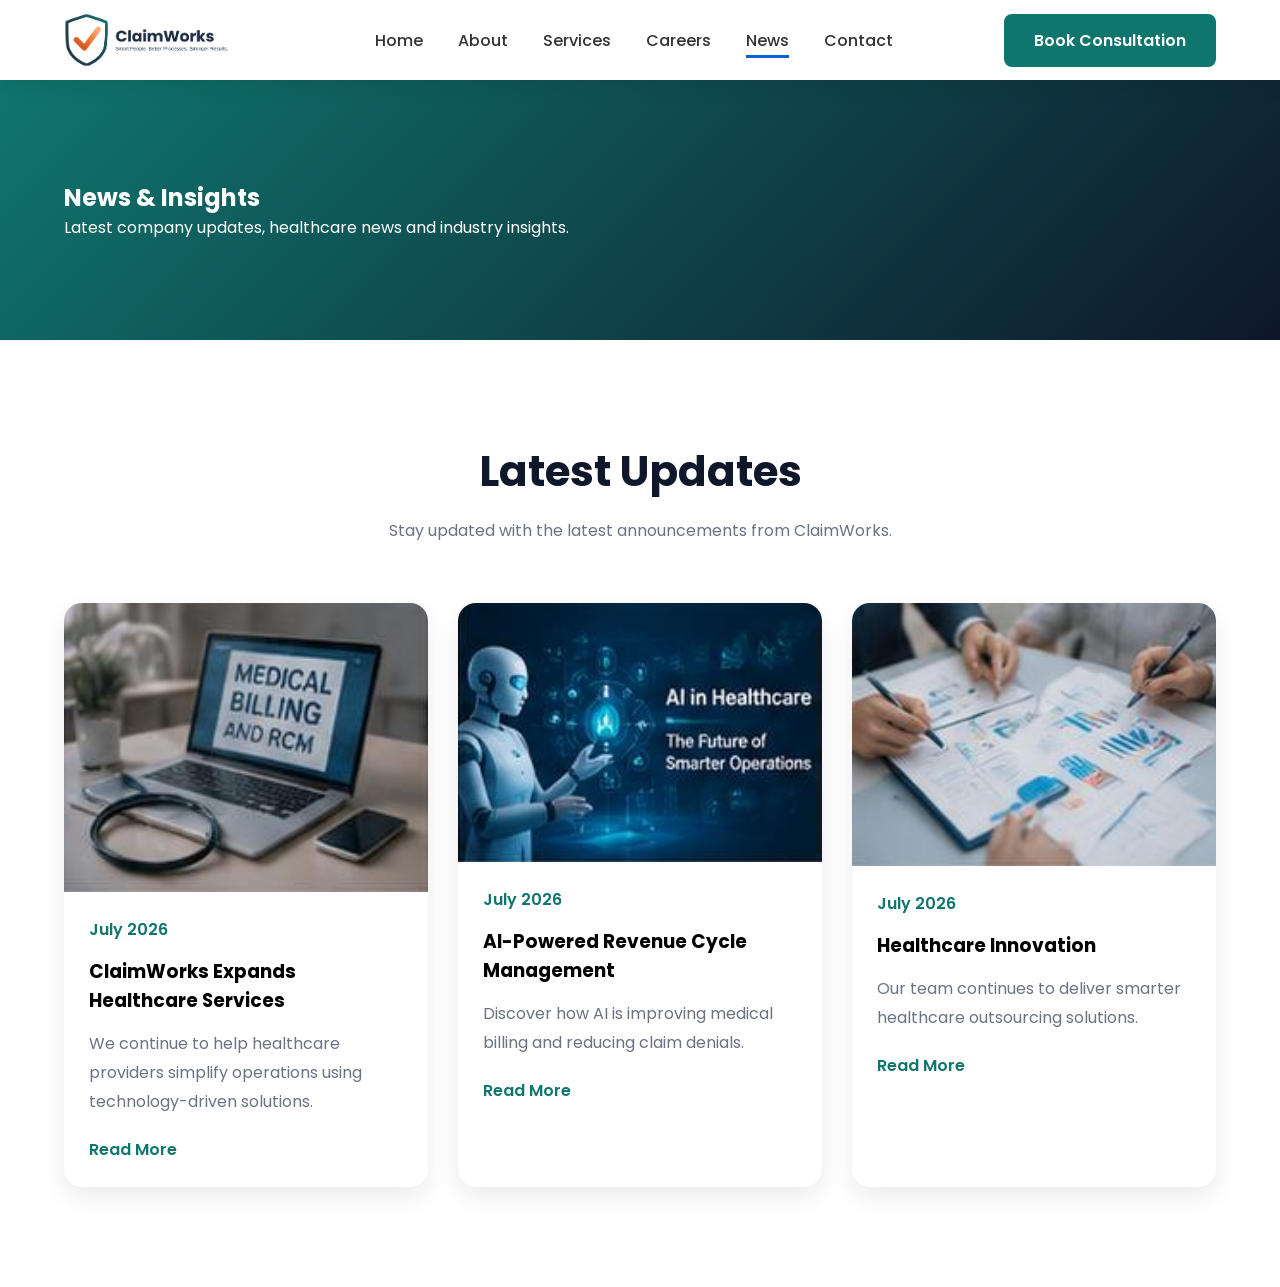
<file: news.html>
<!DOCTYPE html>
<html lang="en">

<head>

<meta charset="UTF-8">
<meta name="viewport" content="width=device-width, initial-scale=1.0">

<title>News & Insights | ClaimWorks</title>

<link rel="stylesheet" href="asset/css/style.css">

<link rel="stylesheet"
href="https://cdnjs.cloudflare.com/ajax/libs/font-awesome/6.6.0/css/all.min.css">

<link href="https://fonts.googleapis.com/css2?family=Poppins:wght@300;400;500;600;700;800&display=swap" rel="stylesheet">

</head>

<body>

<header>

<div class="container nav">

<div class="logo">
    <a href="index.html">
        <img src="asset/images/logo.png" alt="ClaimWorks Logo">
    </a>
</div>

<nav>

<ul>

<li><a href="index.html">Home</a></li>
<li><a href="about.html">About</a></li>
<li><a href="services.html">Services</a></li>
<li><a href="careers.html">Careers</a></li>
<li><a href="news.html" class="active">News</a></li>
<li><a href="contact.html">Contact</a></li>

</ul>

</nav>

<a href="contact.html" class="btn">Book Consultation</a>

</div>

</header>

<section class="hero">

<div class="container">

<h1>News & Insights</h1>

<p>

Latest company updates, healthcare news and industry insights.

</p>

</div>

</section>

<section class="news">

<div class="container">

<div class="section-title">

<h2>Latest Updates</h2>

<p>

Stay updated with the latest announcements from ClaimWorks.

</p>

</div>

<div class="news-grid">

<div class="news-card">

<img src="asset/images/news1.jpg" alt="Healthcare News">

<div class="news-content">

<span>July 2026</span>

<h3>ClaimWorks Expands Healthcare Services</h3>

<p>

We continue to help healthcare providers simplify operations using technology-driven solutions.

</p>

<a href="#">Read More</a>

</div>

</div>

<div class="news-card">

<img src="asset/images/news2.jpg" alt="AI News">

<div class="news-content">

<span>July 2026</span>

<h3>AI-Powered Revenue Cycle Management</h3>

<p>

Discover how AI is improving medical billing and reducing claim denials.

</p>

<a href="#">Read More</a>

</div>

</div>

<div class="news-card">

<img src="asset/images/news3.jpg" alt="Healthcare Innovation">

<div class="news-content">

<span>July 2026</span>

<h3>Healthcare Innovation</h3>

<p>

Our team continues to deliver smarter healthcare outsourcing solutions.

</p>

<a href="#">Read More</a>

</div>

</div>

</div>

</div>

</section>
</file>
<file: asset/css/style.css>
/* =========================================
   CLAIMWORKS PROFESSIONAL WEBSITE
   STYLE.CSS - PART 1
========================================= */

*{
    margin:0;
    padding:0;
    box-sizing:border-box;
    font-family:'Poppins',sans-serif;
}

html{
    scroll-behavior:smooth;
}


.container{
    width:90%;
    max-width:1200px;
    margin:auto;
}

/* ================= NAVBAR ================= */

header{
    width:100%;
    background:#fff;
    position:sticky;
    top:0;
    z-index:999;
    box-shadow:0 2px 10px rgba(0,0,0,.08);
}

.nav{
    display:flex;
    justify-content:space-between;
    align-items:center;
    height:80px;
}

.logo h2{
    color:#0B63F6;
    font-size:30px;
    font-weight:700;
}

nav ul{
    display:flex;
    list-style:none;
}

nav ul li{
    margin-left:35px;
}

nav ul li a{
    text-decoration:none;
    color:#333;
    font-weight:500;
    transition:.3s;
}

nav ul li a:hover{
    color:#0B63F6;
}

/* ================= BUTTONS ================= */

.btn{
    background:#0B63F6;
    color:#fff;
    padding:14px 30px;
    text-decoration:none;
    border-radius:8px;
    transition:.3s;
    display:inline-block;
}

.btn:hover{
    background:#084fc4;
    transform:translateY(-3px);
}

.btn-outline{
    border:2px solid #0B63F6;
    color:#0B63F6;
    text-decoration:none;
    padding:12px 28px;
    border-radius:8px;
    margin-left:15px;
    transition:.3s;
}

.btn-outline:hover{
    background:#0B63F6;
    color:white;
}

/* ================= HERO ================= */
.hero{
    background:linear-gradient(rgba(0,0,0,.55),rgba(0,0,0,.55)),
    url("../images/hero.jpg");
    background-size:cover;
    background-position:center;
}

.hero{
    padding:100px 0;
    background:linear-gradient(135deg,#eef5ff,#ffffff);
}

.hero-grid{
    display:grid;
    grid-template-columns:1fr 1fr;
    gap:60px;
    align-items:center;
}

.hero-content h1{
    font-size:55px;
    color:#111;
    margin-bottom:25px;
    line-height:1.2;
}

.hero-content p{
    font-size:18px;
    color:#666;
    margin-bottom:35px;
}

.hero-image img{
    width:100%;
    animation:float 4s infinite ease-in-out;
}

/* ================= TRUSTED ================= */

.trusted{
    padding:70px 0;
    text-align:center;
}

.trusted h2{
    margin-bottom:35px;
}

.brands{
    display:flex;
    justify-content:space-between;
    flex-wrap:wrap;
}

.brands div{
    background:#f5f7fb;
    padding:25px;
    width:180px;
    border-radius:12px;
    margin:10px;
    font-weight:600;
}

/* ================= SERVICES ================= */

.services{
    padding:100px 0;
    background:#fafafa;
}

.services h2{
    text-align:center;
    font-size:40px;
}

.section-text{
    text-align:center;
    color:#666;
    margin:20px auto 50px;
}

.cards{
    display:grid;
    grid-template-columns:repeat(auto-fit,minmax(250px,1fr));
    gap:30px;
}

.card{
    background:#fff;
    padding:35px;
    border-radius:15px;
    transition:.3s;
    box-shadow:0 10px 30px rgba(0,0,0,.05);
}

.card:hover{
    transform:translateY(-10px);
    box-shadow:0 15px 35px rgba(0,0,0,.12);
}

.card h3{
    color:#0B63F6;
    margin-bottom:15px;
}

/* ================= ABOUT ================= */

.about-preview{
    padding:100px 0;
}

.grid-2{
    display:grid;
    grid-template-columns:1fr 1fr;
    gap:70px;
    align-items:center;
}

.about-preview img{
    width:100%;
    border-radius:15px;
}

.about-preview h2{
    font-size:40px;
    margin-bottom:20px;
}

.about-preview p{
    margin-bottom:30px;
    color:#555;
}

/* ================= STATS ================= */

.stats{
    background:#0B63F6;
    color:white;
    padding:80px 0;
}

.stats .container{
    display:grid;
    grid-template-columns:repeat(4,1fr);
    text-align:center;
}

.stat h2{
    font-size:45px;
    margin-bottom:10px;
}

/* ================= CTA ================= */

.cta{
    padding:100px 0;
    text-align:center;
}

.cta h2{
    font-size:42px;
    margin-bottom:20px;
}

.cta p{
    color:#666;
    margin-bottom:35px;
}

/* ================= FOOTER ================= */

footer{
    background:#111827;
    color:white;
    padding:60px 0;
}

.footer{
    display:grid;
    grid-template-columns:repeat(auto-fit,minmax(220px,1fr));
    gap:40px;
}

.footer ul{
    list-style:none;
}

.footer li{
    margin:10px 0;
}

.footer h4{
    margin-bottom:15px;
}

/* ================= ANIMATION ================= */

@keyframes float{

0%{
transform:translateY(0px);
}

50%{
transform:translateY(-15px);
}

100%{
transform:translateY(0px);
}

}

/* ================= MOBILE ================= */

@media(max-width:992px){

.hero-grid,
.grid-2{
grid-template-columns:1fr;
text-align:center;
}

.stats .container{
grid-template-columns:repeat(2,1fr);
gap:30px;
}

nav{
display:none;
}

}

@media(max-width:600px){

.hero-content h1{
font-size:38px;
}

.stats .container{
grid-template-columns:1fr;
}

.btn{
display:block;
margin-bottom:15px;
}

.btn-outline{
display:block;
margin-left:0;
}

}
/* Ripple Effect */

.btn{
    position:relative;
    overflow:hidden;
}

.ripple{

position:absolute;
background:rgba(255,255,255,.4);
width:20px;
height:20px;
border-radius:50%;
transform:scale(0);
animation:ripple .6s linear;

}

@keyframes ripple{

to{

transform:scale(20);
opacity:0;

}

}
/* =====================================
   CLAIMWORKS PREMIUM HOME PAGE (V2)
===================================== */

/* Hero */

.hero{
    background:linear-gradient(135deg,#0f766e,#0f172a);
    color:white;
    padding:100px 0;
}

.hero-grid{
    display:grid;
    grid-template-columns:1.2fr 1fr;
    gap:60px;
    align-items:center;
}

.tag{

display:inline-block;
padding:10px 18px;
background:rgba(255,255,255,.15);
border-radius:30px;
margin-bottom:25px;
font-size:14px;
backdrop-filter:blur(10px);

}

.hero-left h1{

font-size:60px;
line-height:1.15;
margin-bottom:25px;
font-weight:800;

}

.hero-left p{

font-size:18px;
color:#dbe4ef;
margin-bottom:35px;
max-width:650px;

}

.hero-buttons{

display:flex;
gap:20px;
margin-bottom:50px;

}

.hero-stats{

display:flex;
gap:50px;

}

.hero-stats h2{

font-size:34px;
margin-bottom:8px;

}

.hero-stats span{

color:#d1d5db;

}

/* Right Side */

.hero-right{

display:flex;
flex-direction:column;
gap:25px;

}

.glass-card{

background:rgba(255,255,255,.12);
backdrop-filter:blur(15px);
padding:30px;
border-radius:18px;
border:1px solid rgba(255,255,255,.15);
transition:.35s;

}

.glass-card:hover{

transform:translateY(-10px);

}

.glass-card i{

font-size:40px;
color:#34d399;
margin-bottom:20px;

}

.glass-card h3{

margin-bottom:12px;
font-size:24px;

}

.glass-card p{

color:#e5e7eb;

}

/* Navbar */

header{

background:white;

}

.logo h2{

font-size:32px;
color:#0f766e;

}

.logo i{

margin-right:10px;

}

/* Buttons */

.btn{

background:#0f766e;
color:white;
padding:14px 30px;
border-radius:8px;
text-decoration:none;
font-weight:600;
transition:.3s;

}

.btn:hover{

background:#115e59;

}

.btn-outline{

border:2px solid white;
color:white;
padding:14px 30px;
border-radius:8px;
text-decoration:none;
transition:.3s;

}

.btn-outline:hover{

background:white;
color:#0f172a;

}

/* Mobile */

@media(max-width:992px){

.hero-grid{

grid-template-columns:1fr;

}

.hero-left{

text-align:center;

}

.hero-buttons{

justify-content:center;

}

.hero-stats{

justify-content:center;
flex-wrap:wrap;

}

}
/* ================= SERVICES ================= */

.section-title{
text-align:center;
margin-bottom:60px;
}

.section-title h2{
font-size:42px;
margin-bottom:15px;
color:#0f172a;
}

.section-title p{
color:#6b7280;
max-width:700px;
margin:auto;
}

.service-grid{

display:grid;
grid-template-columns:repeat(auto-fit,minmax(320px,1fr));
gap:30px;

}

.service-box{

background:white;
padding:35px;
border-radius:18px;
box-shadow:0 10px 25px rgba(0,0,0,.08);
transition:.35s;

}

.service-box:hover{

transform:translateY(-12px);

}

.service-box i{

font-size:42px;
color:#0f766e;
margin-bottom:20px;

}

.service-box h3{

margin-bottom:15px;

}

.service-box p{

color:#6b7280;

}

/* ================= INSIGHTS ================= */

.insights{
padding:100px 0;
background:#f8fafc;
}

.insight-grid{

display:grid;
grid-template-columns:repeat(auto-fit,minmax(320px,1fr));
gap:30px;

}

.insight-card{

background:white;
padding:35px;
border-radius:18px;
box-shadow:0 12px 30px rgba(0,0,0,.08);
transition:.35s;

}

.insight-card:hover{

transform:translateY(-10px);

}

.insight-card h3{

font-size:24px;
margin-bottom:20px;
color:#0f172a;

}

.insight-card p{

color:#6b7280;
line-height:1.8;
margin-bottom:25px;

}

.insight-card a{

color:#0f766e;
font-weight:600;
text-decoration:none;

}

/* ================= WHY US ================= */

.why-us{

padding:100px 0;

}

.why-grid{

display:grid;
grid-template-columns:repeat(auto-fit,minmax(260px,1fr));
gap:30px;

}

.why-card{

padding:35px;
border-radius:18px;
background:white;
text-align:center;
box-shadow:0 12px 25px rgba(0,0,0,.08);
transition:.35s;

}

.why-card:hover{

transform:translateY(-10px);

}

.why-card i{

font-size:48px;
color:#0f766e;
margin-bottom:20px;

}

.why-card h3{

margin-bottom:15px;

}

.why-card p{

color:#6b7280;

}

.stats{

background:#0f766e;
padding:90px 0;
color:white;

}

.stats-grid{

display:grid;
grid-template-columns:repeat(auto-fit,minmax(200px,1fr));
text-align:center;
gap:30px;

}

.stats h2{

font-size:50px;
margin-bottom:10px;

}

.stats p{

font-size:18px;

}

/* ================= INDUSTRIES ================= */

.industries{

padding:100px 0;
background:#f8fafc;

}

.industry-grid{

display:grid;
grid-template-columns:repeat(auto-fit,minmax(250px,1fr));
gap:25px;

}

.industry-card{

background:white;
padding:40px;
border-radius:18px;
text-align:center;
box-shadow:0 10px 25px rgba(0,0,0,.08);
transition:.35s;

}

.industry-card:hover{

background:#0f766e;
color:white;
transform:translateY(-10px);

}

.industry-card i{

font-size:48px;
margin-bottom:20px;
color:#0f766e;

}

.industry-card:hover i{

color:white;

}

/* ================= CTA ================= */

.cta{

background:#0f172a;
color:white;
padding:100px 0;
text-align:center;

}

.cta h2{

font-size:48px;
margin-bottom:20px;

}

.cta p{

max-width:700px;
margin:0 auto 35px;
color:#d1d5db;

}

/* ================= PROCESS ================= */

.process{

padding:100px 0;
background:#ffffff;

}

.process-grid{

display:grid;
grid-template-columns:repeat(auto-fit,minmax(250px,1fr));
gap:30px;

}

.process-card{

background:#f8fafc;
padding:35px;
border-radius:18px;
text-align:center;
transition:.35s;
box-shadow:0 10px 25px rgba(0,0,0,.08);

}

.process-card:hover{

transform:translateY(-10px);

}

.number{

width:70px;
height:70px;
background:#0f766e;
color:white;
font-size:28px;
font-weight:700;
display:flex;
justify-content:center;
align-items:center;
border-radius:50%;
margin:0 auto 25px;

}

.process-card h3{

margin-bottom:15px;
font-size:24px;

}

.process-card p{

color:#6b7280;
line-height:1.8;

}

/* ================= TESTIMONIALS ================= */

.testimonials{

padding:100px 0;
background:#f8fafc;

}

.testimonial-grid{

display:grid;
grid-template-columns:repeat(auto-fit,minmax(300px,1fr));
gap:30px;

}

.testimonial-card{

background:white;
padding:35px;
border-radius:18px;
box-shadow:0 12px 25px rgba(0,0,0,.08);
transition:.35s;

}

.testimonial-card:hover{

transform:translateY(-10px);

}

.testimonial-card p{

font-style:italic;
line-height:1.8;
margin-bottom:20px;
color:#374151;

}

.testimonial-card h4{

color:#0f766e;

}

/* ================= TEAM ================= */

.team{

padding:100px 0;

}

.team-grid{

display:grid;
grid-template-columns:repeat(auto-fit,minmax(300px,1fr));
gap:30px;

}

.team-card{

background:white;
border-radius:20px;
overflow:hidden;
text-align:center;
box-shadow:0 10px 30px rgba(0,0,0,.08);
transition:.35s;

}

.team-card:hover{

transform:translateY(-10px);

}

.team-card img{

width:100%;
display:block;

}

.team-card h3{

margin-top:25px;

}

.team-card span{

display:block;
margin:10px 0;
color:#0f766e;
font-weight:600;

}

.team-card p{

padding:0 25px 30px;
color:#6b7280;

}

/* ================= FAQ ================= */

.faq{

padding:100px 0;
background:#f8fafc;

}

.faq-item{

background:white;
padding:30px;
margin-bottom:20px;
border-radius:15px;
box-shadow:0 10px 20px rgba(0,0,0,.08);

}

.faq-item h3{

color:#0f766e;
margin-bottom:15px;

}

.faq-item p{

color:#6b7280;
line-height:1.8;

}

/* ================= BACK TO TOP ================= */

#topBtn{

position:fixed;
bottom:30px;
right:30px;
width:55px;
height:55px;
border:none;
border-radius:50%;
background:#0f766e;
color:white;
font-size:22px;
cursor:pointer;
display:none;
box-shadow:0 8px 20px rgba(0,0,0,.2);
transition:.3s;
z-index:999;

}

#topBtn:hover{

background:#115e59;
transform:translateY(-5px);

}

/* ================= NEWSLETTER ================= */

.newsletter{
    background:linear-gradient(135deg,#0f766e,#115e59);
    padding:90px 20px;
    text-align:center;
    color:#fff;
}

.newsletter-content{
    max-width:750px;
    margin:auto;
}

.newsletter h2{
    font-size:40px;
    margin-bottom:20px;
}

.newsletter p{
    font-size:17px;
    line-height:1.8;
    margin-bottom:35px;
    opacity:.95;
}

.newsletter-form{
    display:flex;
    justify-content:center;
    align-items:center;
    gap:15px;
    flex-wrap:wrap;
}

.newsletter-form input{
    width:400px;
    max-width:100%;
    padding:16px 20px;
    border:none;
    border-radius:50px;
    font-size:16px;
    outline:none;
}

.newsletter-form button{
    padding:16px 30px;
    border:none;
    border-radius:50px;
    background:#14b8a6;
    color:#fff;
    font-size:16px;
    font-weight:600;
    cursor:pointer;
    transition:.3s;
}

.newsletter-form button:hover{
     background:#0f766e;
    color:#fff;
    transform:translateY(-3px);
}

.newsletter small{
    display:block;
    margin-top:20px;
    font-size:14px;
    opacity:.9;
}

.newsletter small i{
    margin-right:6px;
}

/* ================= WHATSAPP ================= */

.whatsapp{

position:fixed;
left:25px;
bottom:30px;

width:60px;
height:60px;

background:#25D366;
color:white;

display:flex;
justify-content:center;
align-items:center;

font-size:32px;

border-radius:50%;

text-decoration:none;

box-shadow:0 8px 20px rgba(0,0,0,.25);

z-index:999;

transition:.3s;

}

.whatsapp:hover{

transform:scale(1.1);

}

/* ================= COPYRIGHT ================= */

.copyright{

margin-top:50px;
padding-top:25px;
border-top:1px solid rgba(255,255,255,.15);

text-align:center;

color:#d1d5db;

}

/* ================= TRUSTED ================= */

.trusted{

padding:100px 0;
background:#ffffff;

}

.trusted-grid{

display:grid;
grid-template-columns:repeat(auto-fit,minmax(220px,1fr));
gap:25px;

}

.trusted-card{

background:#f8fafc;
padding:35px;
text-align:center;
border-radius:15px;
transition:.3s;
box-shadow:0 10px 20px rgba(0,0,0,.08);

}

.trusted-card:hover{

background:#0f766e;
color:white;
transform:translateY(-10px);

}

.trusted-card i{

font-size:45px;
margin-bottom:18px;
color:#0f766e;

}

.trusted-card:hover i{

color:white;

}

/* ================= CONTACT PREVIEW ================= */

.contact-preview{

padding:100px 0;
background:#f8fafc;

}

.contact-grid{

display:grid;
grid-template-columns:1fr 1fr;
gap:50px;
align-items:center;

}

.contact-preview ul{

margin-top:25px;

}

.contact-preview li{

margin-bottom:15px;
list-style:none;

}

.contact-preview i{

color:#0f766e;
margin-right:10px;

}

.contact-box{

background:white;
padding:35px;
border-radius:20px;
box-shadow:0 10px 30px rgba(0,0,0,.08);

}

.contact-box input,
.contact-box textarea{

width:100%;
padding:15px;
margin-bottom:20px;
border:1px solid #ddd;
border-radius:10px;

}

.contact-box textarea{

height:150px;
resize:none;

}

/* ================= SERVICE FEATURES ================= */

.service-features{

padding:100px 0;

}

.feature-grid{

display:grid;
grid-template-columns:repeat(auto-fit,minmax(280px,1fr));
gap:30px;

}

.feature-card{

background:white;
padding:35px;
border-radius:18px;
box-shadow:0 12px 30px rgba(0,0,0,.08);
transition:.35s;

}

.feature-card:hover{

transform:translateY(-10px);

}

.feature-card i{

font-size:40px;
color:#0f766e;
margin-bottom:20px;

}

.feature-card h3{

margin-bottom:20px;

}

.feature-card ul{

padding-left:20px;

}

.feature-card li{

margin-bottom:12px;
color:#6b7280;

}

/* ================= WHY SERVICES ================= */

.why-services{

padding:100px 0;
background:#f8fafc;

}

.why-services-grid{

display:grid;
grid-template-columns:repeat(auto-fit,minmax(260px,1fr));
gap:30px;

}

.why-service-card{

background:white;
padding:35px;
border-radius:18px;
text-align:center;
box-shadow:0 10px 25px rgba(0,0,0,.08);
transition:.35s;

}

.why-service-card:hover{

transform:translateY(-10px);

}

.why-service-card i{

font-size:45px;
color:#0f766e;
margin-bottom:20px;

}

.why-service-card h3{

margin-bottom:15px;

}

.why-service-card p{

color:#6b7280;
line-height:1.8;

}

/* ================= PROCESS TIMELINE ================= */

.service-process{

padding:100px 0;

}

.timeline{

display:grid;
grid-template-columns:repeat(auto-fit,minmax(250px,1fr));
gap:30px;

}

.timeline-item{

background:#0f766e;
color:white;
padding:35px;
border-radius:18px;
transition:.3s;

}

.timeline-item:hover{

background:#115e59;
transform:translateY(-8px);

}

.timeline-item h3{

margin-bottom:15px;

}

/* ================= SERVICE STATS ================= */

.service-stats{

background:#0f172a;
padding:100px 0;
color:white;

}

.service-stats .stats-grid{

display:grid;
grid-template-columns:repeat(auto-fit,minmax(220px,1fr));
gap:30px;

}

.stat-box{

text-align:center;

}

.stat-box h2{

font-size:55px;
margin-bottom:10px;
color:#34d399;

}

.stat-box p{

font-size:18px;

}
/* ================= SERVICE CTA ================= */

.service-cta{

padding:100px 20px;
text-align:center;
background:linear-gradient(135deg,#0f766e,#115e59);
color:white;

}

.service-cta h2{

font-size:48px;
margin-bottom:20px;

}

.service-cta p{

max-width:700px;
margin:0 auto 35px;
line-height:1.8;

}

/* ================= COMPANY STORY ================= */

.company-story{

padding:100px 0;

}

.story-grid{

display:grid;
grid-template-columns:1fr 1fr;
gap:60px;
align-items:center;

}

.story-grid img{

width:100%;
border-radius:20px;
box-shadow:0 10px 30px rgba(0,0,0,.15);

}

.story-grid p{

margin-bottom:20px;
line-height:1.9;
color:#6b7280;

}

@media(max-width:768px){

.story-grid{

grid-template-columns:1fr;

}

}

/* ================= CEO MESSAGE ================= */

.ceo-message{

padding:100px 0;
background:#f8fafc;

}

.ceo-grid{

display:grid;
grid-template-columns:1fr 1fr;
gap:60px;
align-items:center;

}

.ceo-grid img{

width:100%;
border-radius:20px;
box-shadow:0 10px 30px rgba(0,0,0,.15);

}

.ceo-grid p{

margin:20px 0;
line-height:1.9;
color:#6b7280;

}

.ceo-grid h4{

margin-top:25px;
color:#0f766e;

}

@media(max-width:768px){

.ceo-grid{

grid-template-columns:1fr;

}

}

/* ================= MISSION ================= */

.mission{

padding:100px 0;

}

.mission-grid{

display:grid;
grid-template-columns:repeat(auto-fit,minmax(300px,1fr));
gap:30px;

}

.mission-card{

background:white;
padding:40px;
border-radius:18px;
text-align:center;
box-shadow:0 10px 30px rgba(0,0,0,.08);
transition:.3s;

}

.mission-card:hover{

transform:translateY(-10px);

}

.mission-card i{

font-size:50px;
color:#0f766e;
margin-bottom:20px;

}

.mission-card h3{

margin-bottom:15px;

}

.mission-card p{

line-height:1.8;
color:#6b7280;

}

/* ================= WHY COMPANY ================= */

.why-company{

padding:100px 0;
background:#f8fafc;

}

.why-company-grid{

display:grid;
grid-template-columns:repeat(auto-fit,minmax(260px,1fr));
gap:30px;

}

.why-company-card{

background:white;
padding:35px;
border-radius:18px;
text-align:center;
box-shadow:0 10px 25px rgba(0,0,0,.08);
transition:.3s;

}

.why-company-card:hover{

transform:translateY(-10px);

}

.why-company-card i{

font-size:45px;
color:#0f766e;
margin-bottom:20px;

}

.why-company-card p{

color:#6b7280;
line-height:1.8;

}

/* ================= JOURNEY ================= */

.journey{

padding:100px 0;

}

.journey-grid{

display:grid;
grid-template-columns:repeat(auto-fit,minmax(250px,1fr));
gap:30px;

}

.journey-card{

background:#0f766e;
color:white;
padding:35px;
border-radius:18px;
text-align:center;
transition:.3s;

}

.journey-card:hover{

transform:translateY(-10px);
background:#115e59;

}

.journey-card h3{

font-size:36px;
margin-bottom:15px;

}

/* ================= LEADERSHIP ================= */

.leadership{

padding:100px 0;
background:#f8fafc;

}

.leadership-grid{

display:grid;
grid-template-columns:repeat(auto-fit,minmax(300px,1fr));
gap:30px;

}

.leader-card{

background:white;
border-radius:20px;
overflow:hidden;
text-align:center;
box-shadow:0 10px 25px rgba(0,0,0,.08);
transition:.35s;

}

.leader-card:hover{

transform:translateY(-10px);

}

.leader-card img{

width:100%;
display:block;

}

.leader-card h3{

margin-top:25px;

}

.leader-card span{

display:block;
color:#0f766e;
font-weight:600;
margin:10px 0;

}

.leader-card p{

padding:0 25px 30px;
color:#6b7280;
line-height:1.8;

}

/* ================= COMPANY STATS ================= */

.company-stats{

padding:100px 0;
background:#0f172a;
color:white;

}

.company-stats .stats-grid{

display:grid;
grid-template-columns:repeat(auto-fit,minmax(220px,1fr));
gap:30px;

}

.company-stats .stat-box{

text-align:center;

}

.company-stats .stat-box h2{

font-size:55px;
color:#34d399;
margin-bottom:15px;

}

.company-stats .stat-box p{

font-size:18px;

}


/* ================= ABOUT CTA ================= */

.about-cta{

padding:100px 20px;
text-align:center;
background:linear-gradient(135deg,#0f766e,#0f172a);
color:white;

}

.about-cta h2{

font-size:48px;
margin-bottom:20px;

}

.about-cta p{

max-width:700px;
margin:0 auto 35px;
line-height:1.8;
color:#dbeafe;

}


/* ================= CONTACT PAGE ================= */

.contact-page{

padding:100px 0;

}

.contact-page-grid{

display:grid;
grid-template-columns:1fr 1fr;
gap:50px;

}

.contact-form{

background:white;
padding:35px;
border-radius:20px;
box-shadow:0 10px 25px rgba(0,0,0,.08);

}

.contact-form input,
.contact-form textarea{

width:100%;
padding:15px;
margin-bottom:20px;
border:1px solid #ddd;
border-radius:10px;
font-size:16px;

}

.contact-form textarea{

height:180px;
resize:none;

}

.info-box{

display:flex;
gap:20px;
margin:30px 0;

}

.info-box i{

font-size:28px;
color:#0f766e;

}

@media(max-width:768px){

.contact-page-grid{

grid-template-columns:1fr;

}

}

/* ================= MAP ================= */

.map-section{

padding:100px 0;
background:#f8fafc;

}

.map{

border-radius:20px;
overflow:hidden;
box-shadow:0 10px 30px rgba(0,0,0,.08);

}

/* ================= JOBS ================= */

.jobs{

padding:100px 0;

}

.jobs-grid{

display:grid;
grid-template-columns:repeat(auto-fit,minmax(320px,1fr));
gap:30px;

}

.job-card{

background:white;
padding:35px;
border-radius:18px;
box-shadow:0 10px 30px rgba(0,0,0,.08);
transition:.35s;

}

.job-card:hover{

transform:translateY(-10px);

}

.job-card h3{

margin-bottom:20px;
color:#0f766e;

}

.job-card p{

margin-bottom:12px;
line-height:1.8;
color:#6b7280;

}

/* ================= WHY JOIN ================= */

.why-join{

padding:100px 0;
background:#f8fafc;

}

.join-grid{

display:grid;
grid-template-columns:repeat(auto-fit,minmax(260px,1fr));
gap:30px;

}

.join-card{

background:white;
padding:35px;
border-radius:18px;
text-align:center;
box-shadow:0 10px 25px rgba(0,0,0,.08);
transition:.35s;

}

.join-card:hover{

transform:translateY(-10px);

}

.join-card i{

font-size:45px;
color:#0f766e;
margin-bottom:20px;

}

.join-card p{

margin-top:15px;
color:#6b7280;
line-height:1.8;

}

/* ================= BENEFITS ================= */

.benefits{

padding:100px 0;

}

.benefit-grid{

display:grid;
grid-template-columns:repeat(auto-fit,minmax(220px,1fr));
gap:25px;

}

.benefit-card{

background:#0f766e;
color:white;
padding:35px;
border-radius:18px;
text-align:center;
transition:.3s;

}

.benefit-card:hover{

background:#115e59;
transform:translateY(-8px);

}

.benefit-card i{

font-size:42px;
margin-bottom:20px;

}

/* ================= INTERNSHIP ================= */

.internship{

padding:100px 0;
background:#f8fafc;

}

.internship-grid{

display:grid;
grid-template-columns:repeat(auto-fit,minmax(280px,1fr));
gap:30px;

}

.intern-card{

background:white;
padding:35px;
text-align:center;
border-radius:18px;
box-shadow:0 10px 25px rgba(0,0,0,.08);
transition:.35s;

}

.intern-card:hover{

transform:translateY(-10px);

}

.intern-card i{

font-size:48px;
color:#0f766e;
margin-bottom:20px;

}


/* ================= CAREER FORM ================= */

.career-form{

padding:100px 0;

}

.career-form form{

max-width:700px;
margin:auto;

}

.career-form input,
.career-form textarea{

width:100%;
padding:15px;
margin-bottom:20px;
border:1px solid #ddd;
border-radius:10px;
font-size:16px;

}

.career-form textarea{

height:180px;
resize:none;

}

/* ================= NEWS ================= */

.news{

padding:100px 0;

}

.news-grid{

display:grid;
grid-template-columns:repeat(auto-fit,minmax(340px,1fr));
gap:30px;

}

.news-card{

background:white;
border-radius:18px;
overflow:hidden;
box-shadow:0 10px 25px rgba(0,0,0,.08);
transition:.35s;

}

.news-card:hover{

transform:translateY(-10px);

}

.news-card img{

width:100%;
display:block;

}

.news-content{

padding:25px;

}

.news-content span{

color:#0f766e;
font-weight:600;

}

.news-content h3{

margin:15px 0;

}

.news-content p{

line-height:1.8;
color:#6b7280;

}

.news-content a{

display:inline-block;
margin-top:20px;
font-weight:600;
text-decoration:none;
color:#0f766e;

}


/* ================= INDUSTRIES ================= */

.industries{

padding:100px 0;

}

.industries-grid{

display:grid;
grid-template-columns:repeat(auto-fit,minmax(300px,1fr));
gap:30px;

}

.industry-card{

background:white;
padding:35px;
text-align:center;
border-radius:18px;
box-shadow:0 10px 25px rgba(0,0,0,.08);
transition:.35s;

}

.industry-card:hover{

transform:translateY(-10px);

}

.industry-card i{

font-size:50px;
color:#0f766e;
margin-bottom:20px;

}

.industry-card h3{

margin-bottom:15px;

}

.industry-card p{

line-height:1.8;
color:#6b7280;

}

/* ================= WHY INDUSTRIES ================= */

.why-industries{

padding:100px 0;
background:#f8fafc;

}

.why-industries-grid{

display:grid;
grid-template-columns:repeat(auto-fit,minmax(260px,1fr));
gap:30px;

}

.why-industries-card{

background:white;
padding:35px;
border-radius:18px;
text-align:center;
box-shadow:0 10px 25px rgba(0,0,0,.08);
transition:.35s;

}

.why-industries-card:hover{

transform:translateY(-10px);

}

.why-industries-card i{

font-size:48px;
color:#0f766e;
margin-bottom:20px;

}

.why-industries-card p{

margin-top:15px;
color:#6b7280;
line-height:1.8;

}

/* ================= INDUSTRY STATS ================= */

.industry-stats{

padding:100px 0;
background:#0f172a;
color:white;

}

.industry-stats .stats-grid{

display:grid;
grid-template-columns:repeat(auto-fit,minmax(220px,1fr));
gap:30px;

}

.industry-stats .stat-box{

text-align:center;

}

.industry-stats .stat-box h2{

font-size:55px;
margin-bottom:15px;
color:#34d399;

}

.industry-stats .stat-box p{

font-size:18px;

}

.logo img{
    height:55px;
    width:auto;
}

.industry-card img{
    width:100%;
    height:220px;
    object-fit:cover;
    border-radius:12px;
    margin-bottom:20px;
}

.industry-card i{
    display:none;
}

.internship-banner{
    margin:40px 0;
}

.internship-banner img{
    width:100%;
    height:420px;
    object-fit:cover;
    border-radius:15px;
}
.job-card img{
    width:100%;
    height:200px;
    object-fit:cover;
    border-radius:12px;
    margin-bottom:15px;
}
.intern-card img{
    width:100%;
    height:180px;
    object-fit:cover;
    border-radius:10px;
    margin-bottom:15px;
}

.intern-card i{
    display:none;
}
.contact-image{
    margin-bottom:25px;
}

.contact-image img{
    width:100%;
    height:280px;
    object-fit:cover;
    border-radius:15px;
    box-shadow:0 8px 25px rgba(0,0,0,.15);

}
.insight-card img{
    width:100%;
    height:220px;
    object-fit:cover;
    border-radius:15px 15px 0 0;
    margin-bottom:15px;
}
.insight-card{
    background:#fff;
    border-radius:15px;
    overflow:hidden;
    box-shadow:0 8px 20px rgba(0,0,0,.08);
    transition:.3s;
}

.insight-card:hover{
    transform:translateY(-8px);
}

.insight-card img{
    width:100%;
    height:220px;
    object-fit:cover;
}

.insight-card h3{
    padding:20px 20px 10px;
}

.insight-card p{
    padding:0 20px;
}

.insight-card a{
    display:inline-block;
    padding:20px;
    color:#0077b6;
    font-weight:600;
    text-decoration:none;
}
.team-card img{
    width:100%;
    height:300px;
    object-fit:cover;
    border-radius:15px 15px 0 0;
}

.team-social{
    margin-top:20px;
}

.team-social a{
    width:40px;
    height:40px;
    display:inline-flex;
    justify-content:center;
    align-items:center;
    background:#0b5ed7;
    color:#fff;
    border-radius:50%;
    text-decoration:none;
    margin-right:10px;
    transition:.3s;
}

.team-social a:hover{
    background:#083b8a;
    transform:translateY(-4px);
}
.faq{
    padding:90px 0;
    background:#f8fbff;
}

.faq-item{
    background:#fff;
    margin:20px 0;
    padding:25px 30px;
    border-radius:15px;
    box-shadow:0 8px 25px rgba(0,0,0,.08);
    transition:.3s;
}

.faq-item:hover{
    transform:translateY(-5px);
}

.faq-item h3{
    display:flex;
    align-items:center;
    gap:12px;
    color:#0b5ed7;
    margin-bottom:15px;
    font-size:22px;
}

.faq-item h3 i{
    color:#00a8e8;
    font-size:24px;
}

.faq-item p{
    color:#555;
    line-height:1.8;
    font-size:16px;
}
/* ================= TRUSTED ================= */

.trusted{
    padding:90px 0;
    background:#f8fbff;
}

.trusted-grid{
    display:grid;
    grid-template-columns:repeat(auto-fit,minmax(250px,1fr));
    gap:30px;
}

.trusted-card{
    background:#fff;
    border-radius:18px;
    overflow:hidden;
    text-align:center;
    box-shadow:0 10px 25px rgba(0,0,0,.08);
    transition:.3s;
}

.trusted-card:hover{
    transform:translateY(-8px);
}

.trusted-card img{
    width:100%;
    height:200px;
    object-fit:cover;
}

.trusted-card h3{
    margin:20px 0 10px;
    color:#0b5ed7;
}

.trusted-card p{
    padding:0 20px 25px;
    color:#666;
    line-height:1.7;
}
/* ================= FOOTER ================= */

.footer-logo{
    width:180px;
    margin-bottom:20px;
}

.footer-desc{
    margin-top:15px;
    line-height:1.8;
    color:#d8d8d8;
}

.footer h3{
    margin-bottom:20px;
}

.footer ul{
    list-style:none;
    padding:0;
}

.footer ul li{
    margin:12px 0;
}

.footer ul li a{
    color:#fff;
    text-decoration:none;
    transition:.3s;
}

.footer ul li a:hover{
    color:#00c6ff;
}

.footer p{
    margin:12px 0;
}

.footer p i{
    color:#00c6ff;
    margin-right:10px;
}

.footer-social{
    display:flex;
    gap:15px;
    margin-top:20px;
}

.footer-social a{
    width:42px;
    height:42px;
    border-radius:50%;
    background:#ffffff20;
    display:flex;
    align-items:center;
    justify-content:center;
    color:#fff;
    transition:.3s;
    font-size:18px;
}

.footer-social a:hover{
    background:#00c6ff;
    transform:translateY(-5px);
}

/* ================= RESPONSIVE ================= */

@media (max-width:992px){

    .hero-grid,
    .about-grid,
    .contact-page-grid{
        grid-template-columns:1fr;
        text-align:center;
    }

    .hero-buttons{
        justify-content:center;
    }

    .hero-stats{
        justify-content:center;
    }

    .nav{
        flex-direction:column;
        gap:20px;
    }

    nav ul{
        flex-wrap:wrap;
        justify-content:center;
    }

    .footer{
        grid-template-columns:repeat(2,1fr);
    }

}

@media (max-width:768px){

    h1{
        font-size:38px;
    }

    h2{
        font-size:30px;
    }

    .container{
        width:92%;
    }

    .service-grid,
    .industry-grid,
    .team-grid,
    .testimonial-grid,
    .trusted-grid,
    .process-grid,
    .stats-grid{
        grid-template-columns:1fr;
    }

    .footer{
        grid-template-columns:1fr;
        text-align:center;
    }

    .footer-social{
        justify-content:center;
    }

    .newsletter-form{
        flex-direction:column;
    }

    .newsletter-form input{
        width:100%;
    }

}

@media (max-width:480px){

    h1{
        font-size:30px;
    }

    .btn,
    .btn-outline{
        width:100%;
        text-align:center;
    }

    nav ul{
        flex-direction:column;
        gap:12px;
    }

    .hero{
        padding:70px 0;
    }

}

/* ================= STICKY HEADER ================= */

header{
    position:sticky;
    top:0;
    left:0;
    width:100%;
    z-index:1000;
    background:rgba(255,255,255,.95);
    backdrop-filter:blur(10px);
    box-shadow:0 5px 20px rgba(0,0,0,.08);
}

.nav{
    min-height:80px;
    display:flex;
    align-items:center;
    justify-content:space-between;
}

nav ul li a{
    position:relative;
    transition:.3s;
}

nav ul li a::after{
    content:"";
    position:absolute;
    left:0;
    bottom:-6px;
    width:0;
    height:3px;
    background:#0b5ed7;
    transition:.3s;
}

nav ul li a:hover::after,
nav ul li a.active::after{
    width:100%;
}

nav ul li a:hover{
    color:#0b5ed7;
}
/* ================= MOBILE RESPONSIVE FIX ================= */

@media (max-width:768px){

    .nav{
        flex-direction:column;
        align-items:center;
        height:auto;
        padding:15px 0;
    }

    nav{
        display:block !important;
        width:100%;
    }

    nav ul{
        display:flex;
        flex-direction:column;
        align-items:center;
        gap:15px;
        padding:15px 0;
    }

    nav ul li{
        margin:0;
    }

    .btn{
        margin-top:15px;
    }

    .hero-grid{
        grid-template-columns:1fr;
        text-align:center;
    }

    .hero-left h1{
        font-size:38px;
    }

    .hero-left p{
        font-size:16px;
    }

    .hero-buttons{
        flex-direction:column;
        align-items:center;
    }

    .hero-stats{
        flex-wrap:wrap;
        justify-content:center;
        gap:20px;
    }

    .glass-card{
        padding:20px;
    }

    .team-card img{
        height:250px;
    }

    .insight-card img{
        height:180px;
    }

    .trusted-card img{
        height:180px;
    }

    .newsletter-form{
        flex-direction:column;
    }

    .newsletter-form input{
        width:100%;
    }

    .footer{
        grid-template-columns:1fr;
        text-align:center;
    }

    .footer-social{
        justify-content:center;
    }

}
@media (max-width:992px){

nav{
    display:block !important;
}

}

.hero-left h1{
    font-size:clamp(34px,7vw,60px);
}
footer{
    background:#111827;
    color:#fff;
    padding:80px 0;
}

.footer{
    display:grid;
    grid-template-columns:repeat(auto-fit,minmax(220px,1fr));
    gap:40px;
}

.footer h2,
.footer h3{
    margin-bottom:20px;
}

.footer p,
.footer li{
    color:#d1d5db;
    line-height:1.8;
}

.footer ul{
    list-style:none;
    padding:0;
}

.footer a{
    color:#d1d5db;
    text-decoration:none;
}

.footer a:hover{
    color:#34d399;
}

footer{
    background:#111827 !important;
    color:white !important;
    padding:80px 0 !important;
}

.footer{
    display:grid !important;
    grid-template-columns:repeat(4,1fr);
    gap:40px;
}

.footer h2,
.footer h3{
    color:white !important;
}

.footer p,
.footer li,
.footer a{
    color:#d1d5db !important;
    text-decoration:none;
}

/*========================
        NEW FOOTER
========================*/

.footer{
    background:#1e293b;
    color:#fff;
    margin-top:80px;
}

.footer-top-line{
    width:100%;
    height:4px;
    background:linear-gradient(90deg,#14b8a6,#0f766e,#f97316);
}

.footer-container{

    display:grid;
    grid-template-columns:2fr 1fr 1fr 1fr;

    gap:70px;

    padding:70px 0;

}

.footer-logo{

    width:280px;
    margin-bottom:18px;

}

.footer-tagline{

    color:#f8fafc;

    font-size:18px;

    margin-bottom:25px;

}

.footer-text{

    color:#d8e2eb;

    line-height:1.8;

    max-width:350px;

    margin-bottom:30px;

}

.footer-btn{

display:inline-flex;

align-items:center;

gap:10px;

background:#14b8a6;

padding:15px 28px;

border-radius:40px;

color:#fff;

text-decoration:none;

font-weight:600;

transition:.3s;

}

.footer-btn:hover{

background:#0f766e;

transform:translateY(-3px);

}

.footer-social{

margin-top:35px;

display:flex;

gap:15px;

}

.footer-social a{

width:48px;

height:48px;

border-radius:50%;

display:flex;

align-items:center;

justify-content:center;

border:1px solid rgba(255,255,255,.2);

color:#fff;

font-size:20px;

text-decoration:none;

transition:.3s;

}

.footer-social a:hover{

background:#14b8a6;

border-color:#14b8a6;

transform:translateY(-5px);

}

.footer h3{

font-size:30px;

margin-bottom:35px;

position:relative;

}

.footer h3::after{

content:"";

position:absolute;

left:0;

bottom:-10px;

width:70px;

height:4px;

background:linear-gradient(to right,#14b8a6,#f97316);

border-radius:20px;

}

.footer-links{

list-style:none;

padding:0;

margin:0;

}

.footer-links li{

margin-bottom:18px;

}

.footer-links a{

text-decoration:none;

color:#f8fafc;

transition:.3s;

}

.footer-links a:hover{

color:#14b8a6;

padding-left:8px;

}

.footer-contact{

list-style:none;

padding:0;

margin:0;

}

.footer-contact li{

display:flex;

align-items:center;

gap:15px;

margin-bottom:25px;

font-size:17px;

}

.footer-contact i{

width:48px;

height:48px;

background:#0f766e;

border-radius:50%;

display:flex;

align-items:center;

justify-content:center;

color:#14b8a6;

}

.footer-contact a{

color:#fff;

text-decoration:none;

}

.footer-bottom{

border-top:1px solid rgba(255,255,255,.12);

padding:25px 0;

display:flex;

justify-content:space-between;

align-items:center;

flex-wrap:wrap;

}

.footer-bottom a{

color:#fff;

text-decoration:none;

margin-left:20px;

}

.footer-bottom a:hover{

color:#14b8a6;

}

/*========================
      Responsive
========================*/

@media(max-width:992px){

.footer-container{

grid-template-columns:1fr 1fr;

gap:40px;

}

}

@media(max-width:768px){

.footer-container{

grid-template-columns:1fr;

text-align:center;

}

.footer-text{

margin:auto auto 25px;

}

.footer-social{

justify-content:center;

}

.footer-contact li{

justify-content:center;

}

.footer h3::after{

left:50%;

transform:translateX(-50%);

}

.footer-bottom{

flex-direction:column;

gap:15px;

text-align:center;

}

}
/* ===========================
   Mobile Responsive Header
=========================== */
@media (max-width:768px){

    .navbar,
    .header,
    nav {
        display:flex;
        flex-direction:column;
        align-items:center;
        padding: 15px;
    }

    .logo img {
        width: 180px;
        height: auto;
        display: block;
        margin: 0 auto 20px;
    }

    .logo {
        display: flex;
        justify-content: center;
        align-items: center;
        width: 100%;
    }

    .nav-links,
    nav ul {
        display: flex;
        flex-direction: column;
        align-items: center;
        gap: 18px;
        padding: 0;
        margin: 20px 0;
        list-style: none;
    }

    .nav-links li,
    nav ul li {
        margin: 0;
    }

    .btn,
    .book-btn {
        width: 90%;
        max-width: 320px;
        text-align: center;
    }
}
/************ LOGO FIX FOR ALL PAGES ************/

.logo{
    display:flex;
    align-items:center;
}

.logo img{
    height:55px !important;
    width:auto !important;
    max-width:100%;
    object-fit:contain;
    display:block;
}

@media(max-width:768px){

    .logo{
        justify-content:center;
        width:100%;
    }

    .logo img{
        height:50px !important;
        width:auto !important;
    }

}

.logo img{
    height:55px;
    width:auto;
    display:block;
}

.logo a{
    display:flex;
    align-items:center;
}
</file>
